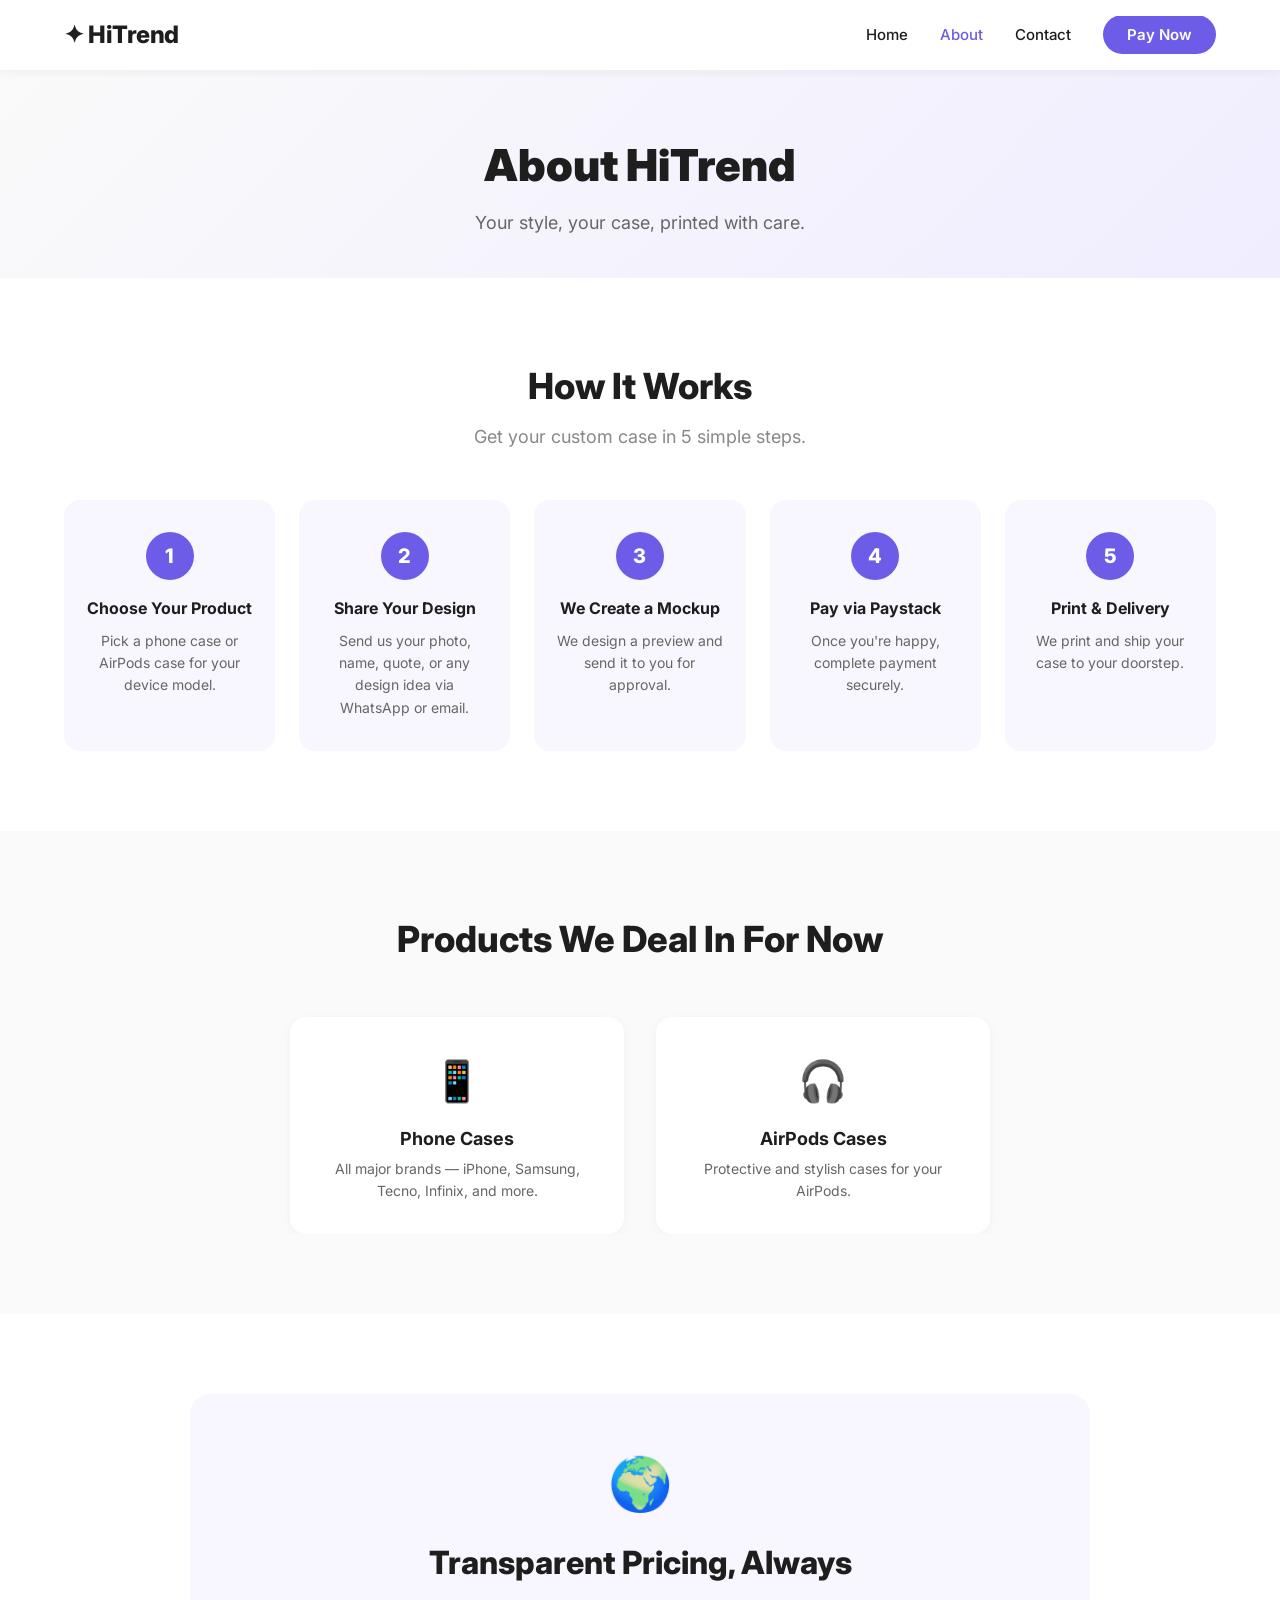
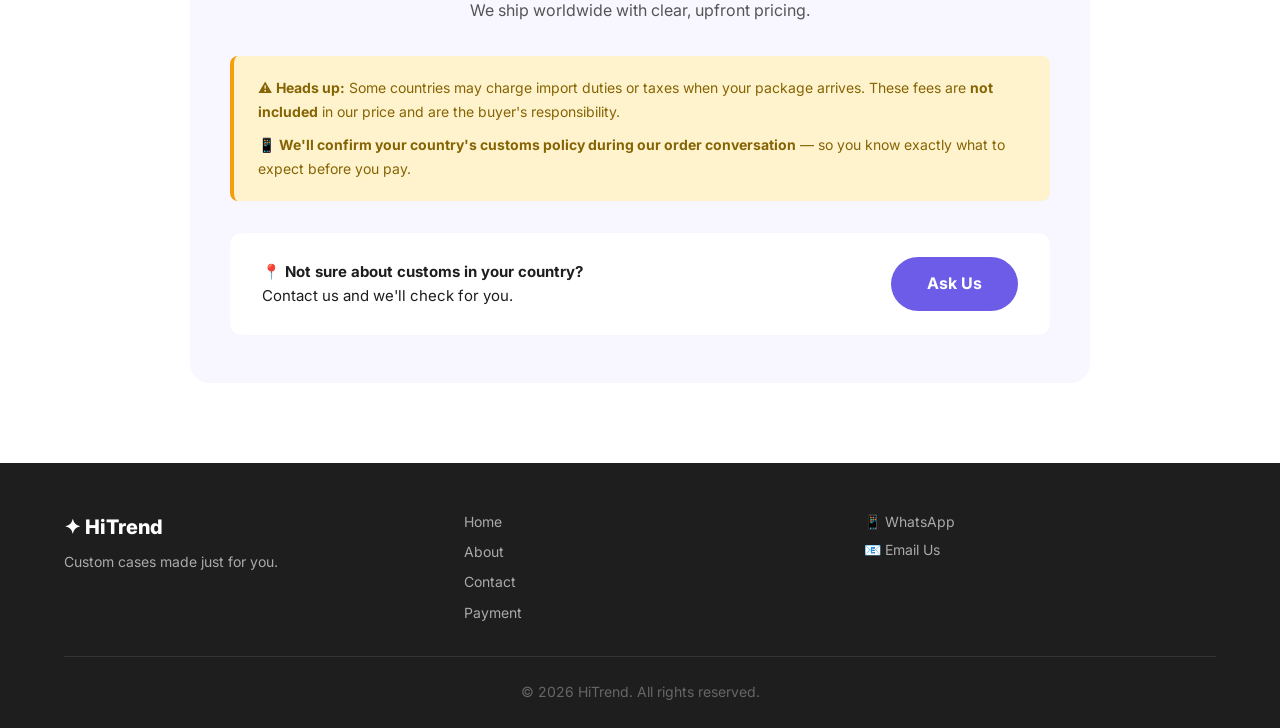
<file: HiTrend/about.html>
<!DOCTYPE html>
<html lang="en">
<head>
    <meta charset="UTF-8" />
    <meta name="viewport" content="width=device-width, initial-scale=1.0" />
    <title>About — HiTrend</title>
    <link rel="icon" type="image/svg+xml" href="data:image/svg+xml,<svg xmlns='http://www.w3.org/2000/svg' viewBox='0 0 100 100'><text y='.9em' font-size='90'>✦</text></svg>" />
    <link href="https://fonts.googleapis.com/css2?family=Inter:wght@300;400;600;700;800;900&display=swap" rel="stylesheet" />
    <link rel="stylesheet" href="style.css" />
</head>
<body>
    <!-- Navigation -->
    <nav class="navbar">
        <div class="container">
            <a href="index.html" class="logo">✦ HiTrend</a>
            <ul class="nav-links">
                <li><a href="index.html">Home</a></li>
                <li><a href="about.html" class="active">About</a></li>
                <li><a href="contact.html">Contact</a></li>
                <li><a href="payment.html" class="btn-nav">Pay Now</a></li>
            </ul>
            <div class="hamburger" id="hamburger">☰</div>
        </div>
    </nav>

    <!-- Page Header -->
    <section class="page-header">
        <div class="container">
            <h1>About HiTrend</h1>
            <p>Your style, your case, printed with care.</p>
        </div>
    </section>

    <!-- How It Works -->
    <section class="how-it-works">
        <div class="container">
            <h2>How It Works</h2>
            <p class="section-sub">Get your custom case in 5 simple steps.</p>
            <div class="steps">
                <div class="step">
                    <span class="step-number">1</span>
                    <h3>Choose Your Product</h3>
                    <p>Pick a phone case or AirPods case for your device model.</p>
                </div>
                <div class="step">
                    <span class="step-number">2</span>
                    <h3>Share Your Design</h3>
                    <p>Send us your photo, name, quote, or any design idea via WhatsApp or email.</p>
                </div>
                <div class="step">
                    <span class="step-number">3</span>
                    <h3>We Create a Mockup</h3>
                    <p>We design a preview and send it to you for approval.</p>
                </div>
                <div class="step">
                    <span class="step-number">4</span>
                    <h3>Pay via Paystack</h3>
                    <p>Once you're happy, complete payment securely.</p>
                </div>
                <div class="step">
                    <span class="step-number">5</span>
                    <h3>Print & Delivery</h3>
                    <p>We print and ship your case to your doorstep.</p>
                </div>
            </div>
        </div>
    </section>

    <!-- Products -->
    <section class="products">
        <div class="container">
            <h2>Products We Deal In For Now</h2>
            <div class="product-list">
                <div class="product-item">
                    <span>📱</span>
                    <h3>Phone Cases</h3>
                    <p>All major brands — iPhone, Samsung, Tecno, Infinix, and more.</p>
                </div>
                <div class="product-item">
                    <span>🎧</span>
                    <h3>AirPods Cases</h3>
                    <p>Protective and stylish cases for your AirPods.</p>
                </div>
            </div>
        </div>
    </section>

    <!-- ===== SHIPPING INFO / NO HIDDEN FEES ===== -->
<section class="shipping-info">
    <div class="container">
        <div class="shipping-card">
            <div class="shipping-icon">🌍</div>
            <h2>Transparent Pricing, Always</h2>
            <p class="shipping-sub">We ship worldwide with clear, upfront pricing.</p>

            <div class="shipping-note">
                <p>⚠️ <strong>Heads up:</strong> Some countries may charge import duties or taxes when your package arrives. These fees are <strong>not included</strong> in our price and are the buyer's responsibility.</p>
                <p style="margin-top: 10px; font-size: 14px;">📱 <strong>We'll confirm your country's customs policy during our order conversation</strong> — so you know exactly what to expect before you pay.</p>
            </div>

            <div class="shipping-cta">
                <p>📍 <strong>Not sure about customs in your country?</strong> <br />Contact us and we'll check for you.</p>
                <a href="contact.html" class="btn-primary">Ask Us</a>
            </div>
        </div>
    </div>
</section>

    <!-- Footer -->
    <footer class="footer">
        <div class="container">
            <div class="footer-content">
                <div class="footer-brand">
                    <h3>✦ HiTrend</h3>
                    <p>Custom cases made just for you.</p>
                </div>
                <div class="footer-links">
                    <a href="index.html">Home</a>
                    <a href="about.html">About</a>
                    <a href="contact.html">Contact</a>
                    <a href="payment.html">Payment</a>
                </div>
                <div class="footer-contact">
                    <p>📱 <a href="https://wa.me/233534213402" target="_blank">WhatsApp</a></p>
                    <p>📧 <a href="mailto:mybizRR@gmail.com">Email Us</a></p>
                </div>
            </div>
            <div class="footer-bottom">
                <p>&copy; 2026 HiTrend. All rights reserved.</p>
            </div>
        </div>
    </footer>

    <script src="script.js"></script>
</body>
</html>
</file>
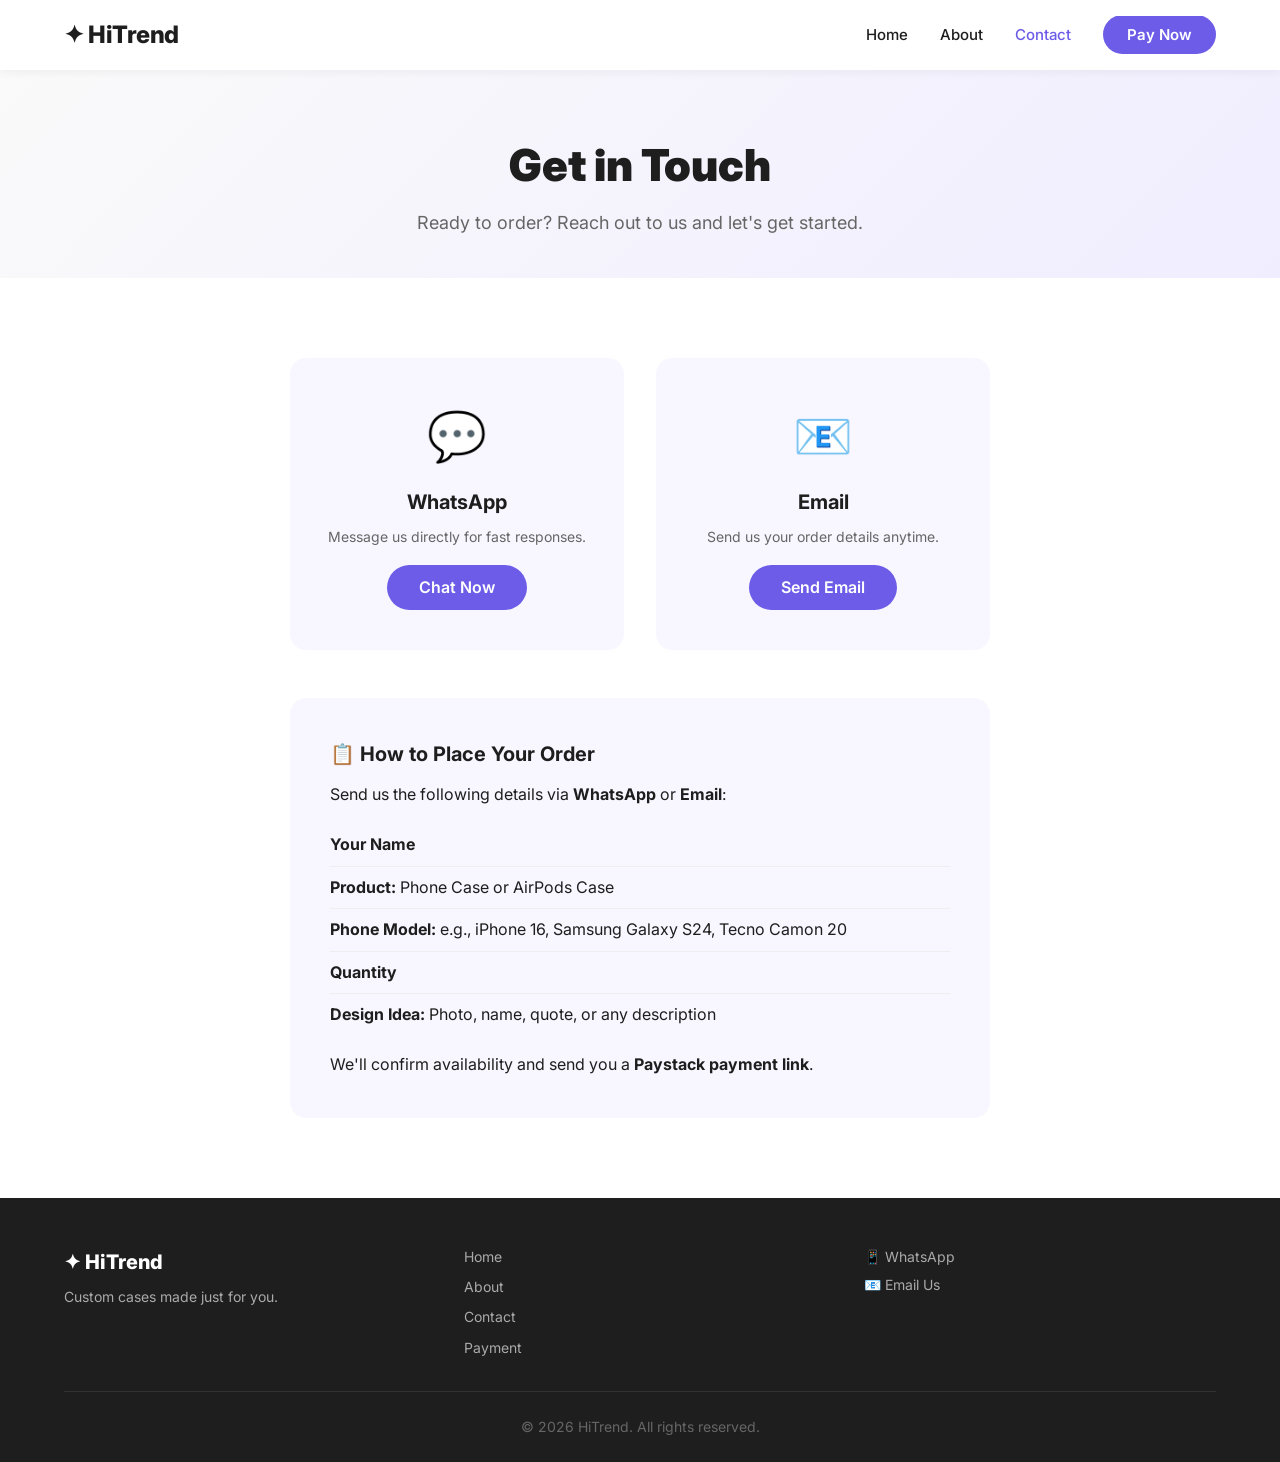
<file: HiTrend/contact.html>
<!DOCTYPE html>
<html lang="en">
<head>
    <meta charset="UTF-8" />
    <meta name="viewport" content="width=device-width, initial-scale=1.0" />
    <title>Contact — HiTrend</title>
    <link rel="icon" type="image/svg+xml" href="data:image/svg+xml,<svg xmlns='http://www.w3.org/2000/svg' viewBox='0 0 100 100'><text y='.9em' font-size='90'>✦</text></svg>" />
    <link href="https://fonts.googleapis.com/css2?family=Inter:wght@300;400;600;700;800;900&display=swap" rel="stylesheet" />
    <link rel="stylesheet" href="style.css" />
</head>
<body>
    <!-- Navigation -->
    <nav class="navbar">
        <div class="container">
            <a href="index.html" class="logo">✦ HiTrend</a>
            <ul class="nav-links">
                <li><a href="index.html">Home</a></li>
                <li><a href="about.html">About</a></li>
                <li><a href="contact.html" class="active">Contact</a></li>
                <li><a href="payment.html" class="btn-nav">Pay Now</a></li>
            </ul>
            <div class="hamburger" id="hamburger">☰</div>
        </div>
    </nav>

    <!-- Page Header -->
    <section class="page-header">
        <div class="container">
            <h1>Get in Touch</h1>
            <p>Ready to order? Reach out to us and let's get started.</p>
        </div>
    </section>

    <!-- Contact Info -->
    <section class="contact-section">
        <div class="container">
            <div class="contact-grid">
                <div class="contact-card">
                    <div class="contact-icon">💬</div>
                    <h3>WhatsApp</h3>
                    <p>Message us directly for fast responses.</p>
                    <a href="https://wa.me/233534213402" target="_blank" class="btn-contact">Chat Now</a>
                </div>
                <div class="contact-card">
                    <div class="contact-icon">📧</div>
                    <h3>Email</h3>
                    <p>Send us your order details anytime.</p>
                    <a href="mailto:mybizRR@gmail.com" class="btn-contact">Send Email</a>
                </div>
            </div>

            <div class="order-instructions">
                <h3>📋 How to Place Your Order</h3>
                <p>Send us the following details via <strong>WhatsApp</strong> or <strong>Email</strong>:</p>
                <ul>
                    <li><strong>Your Name</strong></li>
                    <li><strong>Product:</strong> Phone Case or AirPods Case</li>
                    <li><strong>Phone Model:</strong> e.g., iPhone 16, Samsung Galaxy S24, Tecno Camon 20</li>
                    <li><strong>Quantity</strong></li>
                    <li><strong>Design Idea:</strong> Photo, name, quote, or any description</li>
                </ul>
                <p>We'll confirm availability and send you a <strong>Paystack payment link</strong>.</p>
            </div>
        </div>
    </section>

    <!-- Footer -->
    <footer class="footer">
        <div class="container">
            <div class="footer-content">
                <div class="footer-brand">
                    <h3>✦ HiTrend</h3>
                    <p>Custom cases made just for you.</p>
                </div>
                <div class="footer-links">
                    <a href="index.html">Home</a>
                    <a href="about.html">About</a>
                    <a href="contact.html">Contact</a>
                    <a href="payment.html">Payment</a>
                </div>
                <div class="footer-contact">
                    <p>📱 <a href="https://wa.me/233534213402" target="_blank">WhatsApp</a></p>
                    <p>📧 <a href="mailto:mybizRR@gmail.com">Email Us</a></p>
                </div>
            </div>
            <div class="footer-bottom">
                <p>&copy; 2026 HiTrend. All rights reserved.</p>
            </div>
        </div>
    </footer>

    <script src="script.js"></script>
</body>
</html>
</file>
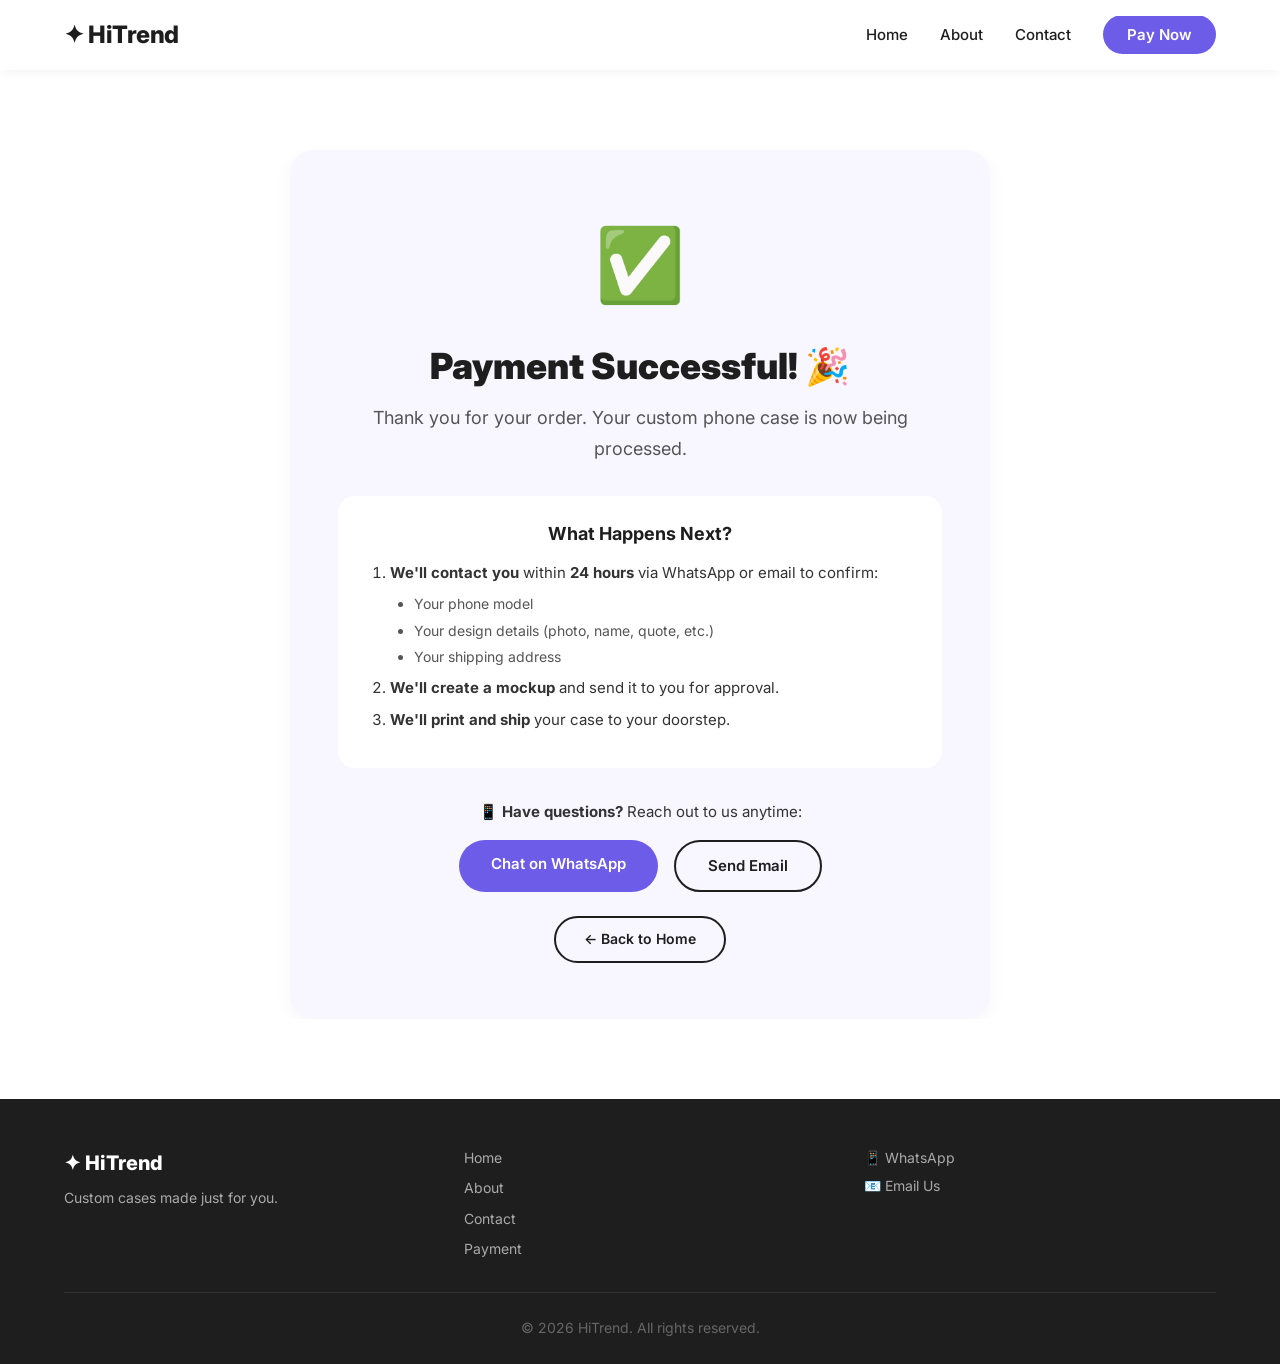
<file: HiTrend/payment-success.html>
<!DOCTYPE html>
<html lang="en">
<head>
    <meta charset="UTF-8" />
    <meta name="viewport" content="width=device-width, initial-scale=1.0" />
    <title>Payment Successful — HiTrend</title>
    <link rel="icon" type="image/svg+xml" href="data:image/svg+xml,<svg xmlns='http://www.w3.org/2000/svg' viewBox='0 0 100 100'><text y='.9em' font-size='90'>✦</text></svg>" />
    <link href="https://fonts.googleapis.com/css2?family=Inter:wght@300;400;600;700;800;900&display=swap" rel="stylesheet" />
    <link rel="stylesheet" href="style.css" />
</head>
<body>
    <!-- Navigation -->
    <nav class="navbar">
        <div class="container">
            <a href="index.html" class="logo">✦ HiTrend</a>
            <ul class="nav-links">
                <li><a href="index.html">Home</a></li>
                <li><a href="about.html">About</a></li>
                <li><a href="contact.html">Contact</a></li>
                <li><a href="payment.html" class="btn-nav">Pay Now</a></li>
            </ul>
            <div class="hamburger" id="hamburger">☰</div>
        </div>
    </nav>

    <!-- Success Section -->
    <section class="success-section">
        <div class="container">
            <div class="success-card">
                <div class="success-icon">✅</div>
                <h1>Payment Successful! 🎉</h1>
                <p class="success-message">Thank you for your order. Your custom phone case is now being processed.</p>
                
                <div class="success-details">
                    <h3>What Happens Next?</h3>
                    <ol>
                        <li><strong>We'll contact you</strong> within <strong>24 hours</strong> via WhatsApp or email to confirm:</li>
                        <ul>
                            <li>Your phone model</li>
                            <li>Your design details (photo, name, quote, etc.)</li>
                            <li>Your shipping address</li>
                        </ul>
                        <li><strong>We'll create a mockup</strong> and send it to you for approval.</li>
                        <li><strong>We'll print and ship</strong> your case to your doorstep.</li>
                    </ol>
                </div>

                <div class="success-contact">
                    <p>📱 <strong>Have questions?</strong> Reach out to us anytime:</p>
                    <div class="success-buttons">
                        <a href="https://wa.me/233534213402" target="_blank" class="btn-primary">Chat on WhatsApp</a>
                        <a href="mailto:mybizRR@gmail.com" class="btn-secondary">Send Email</a>
                    </div>
                </div>

                <div class="success-home">
                    <a href="index.html" class="btn-secondary">← Back to Home</a>
                </div>
            </div>
        </div>
    </section>

    <!-- Footer -->
    <footer class="footer">
        <div class="container">
            <div class="footer-content">
                <div class="footer-brand">
                    <h3>✦ HiTrend</h3>
                    <p>Custom cases made just for you.</p>
                </div>
                <div class="footer-links">
                    <a href="index.html">Home</a>
                    <a href="about.html">About</a>
                    <a href="contact.html">Contact</a>
                    <a href="payment.html">Payment</a>
                </div>
                <div class="footer-contact">
                    <p>📱 <a href="https://wa.me/233534213402" target="_blank">WhatsApp</a></p>
                    <p>📧 <a href="mailto:mybizRR@gmail.com">Email Us</a></p>
                </div>
            </div>
            <div class="footer-bottom">
                <p>&copy; 2026 HiTrend. All rights reserved.</p>
            </div>
        </div>
    </footer>

    <script src="script.js"></script>
</body>
</html>
</file>
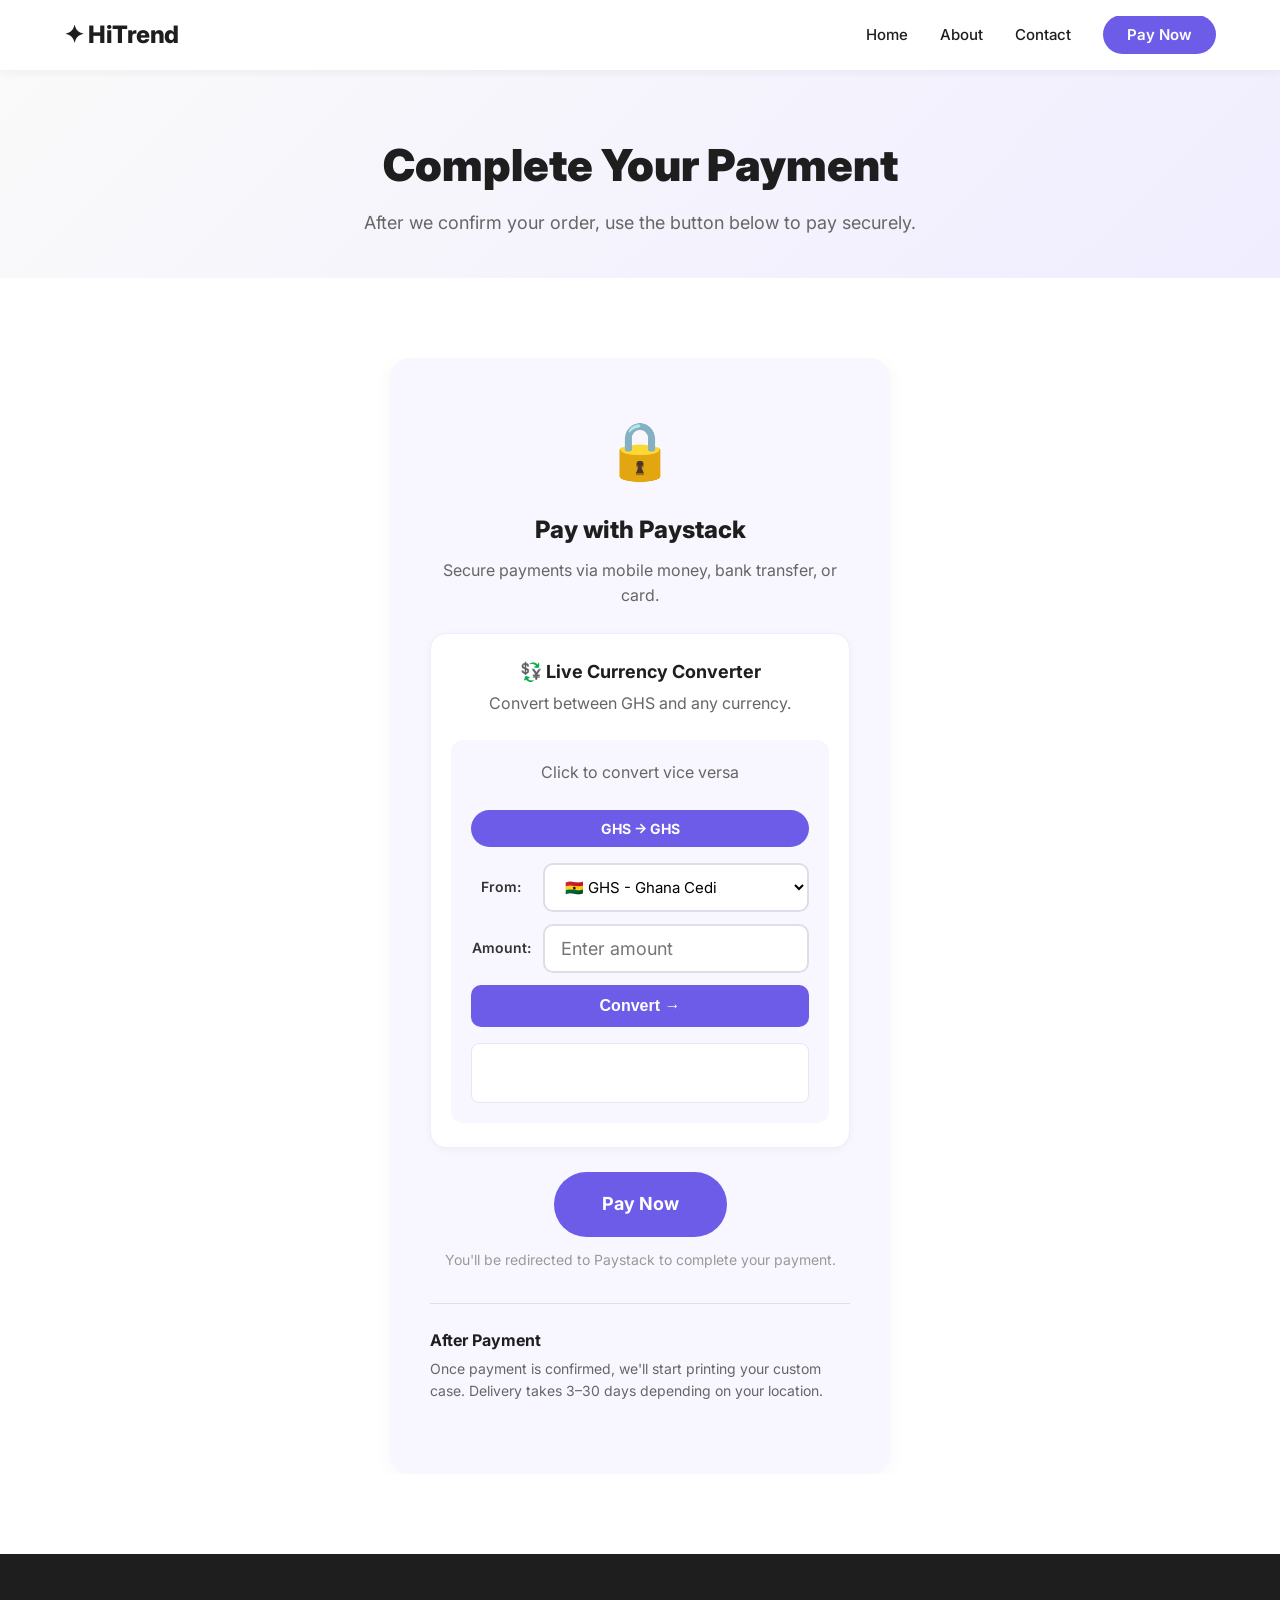
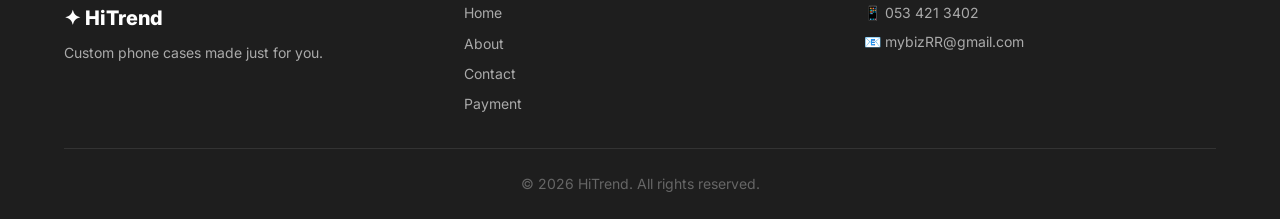
<file: HiTrend/payment.html>
<!DOCTYPE html>
<html lang="en">
<head>
    <meta charset="UTF-8" />
    <meta name="viewport" content="width=device-width, initial-scale=1.0" />

    <!-- ===== BROWSER TAB TITLE ===== -->
    <title>✦ HiTrend — Payment</title>

    <!-- ===== DESCRIPTION ===== -->
    <meta name="description" content="Complete your payment securely with Paystack. Pay for your custom phone case from HiTrend." />

    <!-- ===== BROWSER TAB ICON — Spark ✦ ===== -->
    <link rel="icon" type="image/svg+xml" href="data:image/svg+xml,<svg xmlns='http://www.w3.org/2000/svg' viewBox='0 0 100 100'><text y='.9em' font-size='90'>✦</text></svg>" />
    <link rel="apple-touch-icon" href="data:image/svg+xml,<svg xmlns='http://www.w3.org/2000/svg' viewBox='0 0 100 100'><text y='.9em' font-size='90'>✦</text></svg>" />

    <!-- ===== FONTS & STYLES ===== -->
    <link href="https://fonts.googleapis.com/css2?family=Inter:wght@300;400;600;700;800;900&display=swap" rel="stylesheet" />
    <link rel="stylesheet" href="style.css" />
</head>
<body>
    <!-- Navigation -->
    <nav class="navbar">
        <div class="container">
            <a href="index.html" class="logo">✦ HiTrend</a>
            <ul class="nav-links">
                <li><a href="index.html">Home</a></li>
                <li><a href="about.html">About</a></li>
                <li><a href="contact.html">Contact</a></li>
                <li><a href="payment.html" class="active btn-nav">Pay Now</a></li>
            </ul>
            <div class="hamburger" id="hamburger">☰</div>
        </div>
    </nav>

    <!-- Page Header -->
    <section class="page-header">
        <div class="container">
            <h1>Complete Your Payment</h1>
            <p>After we confirm your order, use the button below to pay securely.</p>
        </div>
    </section>

    <!-- Payment Section -->
    <section class="payment-section">
        <div class="container">
            <div class="payment-card">
                <div class="payment-icon">🔒</div>
                <h2>Pay with Paystack</h2>
                <p>Secure payments via mobile money, bank transfer, or card.</p>

                <!-- ===== CURRENCY CONVERTER ===== -->
                <div class="currency-widget-wrapper">
                    <h3>💱 Live Currency Converter</h3>
                    <p class="currency-sub">Convert between GHS and any currency. <span id="lastUpdated"></span></p>
                    
                    <div class="converter-box">
                        <!-- Direction Toggle -->
                        <div class="direction-toggle">
                            <p>Click to convert vice versa</p>
                            <button id="directionBtn" class="direction-btn">
                                <span id="directionLabel">GHS → USD</span>
                            </button>
                        </div>

                        <div class="converter-row">
                            <label for="currencySelect">From:</label>
                            <select id="currencySelect" class="currency-select">
                                <option value="USD">🇺🇸 USD - US Dollar</option>
                                <option value="EUR">🇪🇺 EUR - Euro</option>
                                <option value="GBP">🇬🇧 GBP - British Pound</option>
                                <option value="AED">🇦🇪 AED - UAE Dirham</option>
                                <option value="AFN">🇦🇫 AFN - Afghan Afghani</option>
                                <option value="ALL">🇦🇱 ALL - Albanian Lek</option>
                                <option value="AMD">🇦🇲 AMD - Armenian Dram</option>
                                <option value="AOA">🇦🇴 AOA - Angolan Kwanza</option>
                                <option value="ARS">🇦🇷 ARS - Argentine Peso</option>
                                <option value="AUD">🇦🇺 AUD - Australian Dollar</option>
                                <option value="AWG">🇦🇼 AWG - Aruban Florin</option>
                                <option value="AZN">🇦🇿 AZN - Azerbaijani Manat</option>
                                <option value="BAM">🇧🇦 BAM - Bosnia Convertible Mark</option>
                                <option value="BBD">🇧🇧 BBD - Barbadian Dollar</option>
                                <option value="BDT">🇧🇩 BDT - Bangladeshi Taka</option>
                                <option value="BGN">🇧🇬 BGN - Bulgarian Lev</option>
                                <option value="BHD">🇧🇭 BHD - Bahraini Dinar</option>
                                <option value="BIF">🇧🇮 BIF - Burundian Franc</option>
                                <option value="BMD">🇧🇲 BMD - Bermudian Dollar</option>
                                <option value="BND">🇧🇳 BND - Brunei Dollar</option>
                                <option value="BOB">🇧🇴 BOB - Bolivian Boliviano</option>
                                <option value="BRL">🇧🇷 BRL - Brazilian Real</option>
                                <option value="BSD">🇧🇸 BSD - Bahamian Dollar</option>
                                <option value="BTN">🇧🇹 BTN - Bhutanese Ngultrum</option>
                                <option value="BWP">🇧🇼 BWP - Botswana Pula</option>
                                <option value="BYN">🇧🇾 BYN - Belarusian Ruble</option>
                                <option value="BZD">🇧🇿 BZD - Belize Dollar</option>
                                <option value="CAD">🇨🇦 CAD - Canadian Dollar</option>
                                <option value="CDF">🇨🇩 CDF - Congolese Franc</option>
                                <option value="CHF">🇨🇭 CHF - Swiss Franc</option>
                                <option value="CLP">🇨🇱 CLP - Chilean Peso</option>
                                <option value="CNY">🇨🇳 CNY - Chinese Yuan</option>
                                <option value="COP">🇨🇴 COP - Colombian Peso</option>
                                <option value="CRC">🇨🇷 CRC - Costa Rican Colon</option>
                                <option value="CVE">🇨🇻 CVE - Cape Verdean Escudo</option>
                                <option value="CZK">🇨🇿 CZK - Czech Koruna</option>
                                <option value="DJF">🇩🇯 DJF - Djiboutian Franc</option>
                                <option value="DKK">🇩🇰 DKK - Danish Krone</option>
                                <option value="DOP">🇩🇴 DOP - Dominican Peso</option>
                                <option value="DZD">🇩🇿 DZD - Algerian Dinar</option>
                                <option value="EGP">🇪🇬 EGP - Egyptian Pound</option>
                                <option value="ERN">🇪🇷 ERN - Eritrean Nakfa</option>
                                <option value="ETB">🇪🇹 ETB - Ethiopian Birr</option>
                                <option value="FJD">🇫🇯 FJD - Fijian Dollar</option>
                                <option value="FKP">🇫🇰 FKP - Falkland Islands Pound</option>
                                <option value="GEL">🇬🇪 GEL - Georgian Lari</option>
                                <option value="GGP">🇬🇬 GGP - Guernsey Pound</option>
                                <option value="GHS" selected>🇬🇭 GHS - Ghana Cedi</option>
                                <option value="GIP">🇬🇮 GIP - Gibraltar Pound</option>
                                <option value="GMD">🇬🇲 GMD - Gambian Dalasi</option>
                                <option value="GNF">🇬🇳 GNF - Guinean Franc</option>
                                <option value="GTQ">🇬🇹 GTQ - Guatemalan Quetzal</option>
                                <option value="GYD">🇬🇾 GYD - Guyanese Dollar</option>
                                <option value="HKD">🇭🇰 HKD - Hong Kong Dollar</option>
                                <option value="HNL">🇭🇳 HNL - Honduran Lempira</option>
                                <option value="HTG">🇭🇹 HTG - Haitian Gourde</option>
                                <option value="HUF">🇭🇺 HUF - Hungarian Forint</option>
                                <option value="IDR">🇮🇩 IDR - Indonesian Rupiah</option>
                                <option value="ILS">🇮🇱 ILS - Israeli Shekel</option>
                                <option value="IMP">🇮🇲 IMP - Isle of Man Pound</option>
                                <option value="INR">🇮🇳 INR - Indian Rupee</option>
                                <option value="IQD">🇮🇶 IQD - Iraqi Dinar</option>
                                <option value="IRR">🇮🇷 IRR - Iranian Rial</option>
                                <option value="ISK">🇮🇸 ISK - Icelandic Krona</option>
                                <option value="JEP">🇯🇪 JEP - Jersey Pound</option>
                                <option value="JMD">🇯🇲 JMD - Jamaican Dollar</option>
                                <option value="JOD">🇯🇴 JOD - Jordanian Dinar</option>
                                <option value="JPY">🇯🇵 JPY - Japanese Yen</option>
                                <option value="KES">🇰🇪 KES - Kenyan Shilling</option>
                                <option value="KGS">🇰🇬 KGS - Kyrgyzstani Som</option>
                                <option value="KHR">🇰🇭 KHR - Cambodian Riel</option>
                                <option value="KMF">🇰🇲 KMF - Comorian Franc</option>
                                <option value="KPW">🇰🇵 KPW - North Korean Won</option>
                                <option value="KRW">🇰🇷 KRW - South Korean Won</option>
                                <option value="KWD">🇰🇼 KWD - Kuwaiti Dinar</option>
                                <option value="KYD">🇰🇾 KYD - Cayman Islands Dollar</option>
                                <option value="KZT">🇰🇿 KZT - Kazakhstani Tenge</option>
                                <option value="LAK">🇱🇦 LAK - Lao Kip</option>
                                <option value="LBP">🇱🇧 LBP - Lebanese Pound</option>
                                <option value="LKR">🇱🇰 LKR - Sri Lankan Rupee</option>
                                <option value="LRD">🇱🇷 LRD - Liberian Dollar</option>
                                <option value="LSL">🇱🇸 LSL - Lesotho Loti</option>
                                <option value="LYD">🇱🇾 LYD - Libyan Dinar</option>
                                <option value="MAD">🇲🇦 MAD - Moroccan Dirham</option>
                                <option value="MDL">🇲🇩 MDL - Moldovan Leu</option>
                                <option value="MGA">🇲🇬 MGA - Malagasy Ariary</option>
                                <option value="MKD">🇲🇰 MKD - Macedonian Denar</option>
                                <option value="MMK">🇲🇲 MMK - Burmese Kyat</option>
                                <option value="MNT">🇲🇳 MNT - Mongolian Togrog</option>
                                <option value="MOP">🇲🇴 MOP - Macanese Pataca</option>
                                <option value="MRU">🇲🇷 MRU - Mauritanian Ouguiya</option>
                                <option value="MUR">🇲🇺 MUR - Mauritius Rupee</option>
                                <option value="MWK">🇲🇼 MWK - Malawian Kwacha</option>
                                <option value="MXN">🇲🇽 MXN - Mexican Peso</option>
                                <option value="MYR">🇲🇾 MYR - Malaysian Ringgit</option>
                                <option value="MZN">🇲🇿 MZN - Mozambican Metical</option>
                                <option value="NAD">🇳🇦 NAD - Namibian Dollar</option>
                                <option value="NGN">🇳🇬 NGN - Nigerian Naira</option>
                                <option value="NIO">🇳🇮 NIO - Nicaraguan Cordoba</option>
                                <option value="NOK">🇳🇴 NOK - Norwegian Krone</option>
                                <option value="NPR">🇳🇵 NPR - Nepalese Rupee</option>
                                <option value="NZD">🇳🇿 NZD - New Zealand Dollar</option>
                                <option value="OMR">🇴🇲 OMR - Rial Omani</option>
                                <option value="PAB">🇵🇦 PAB - Panamanian Balboa</option>
                                <option value="PEN">🇵🇪 PEN - Peruvian Sol</option>
                                <option value="PGK">🇵🇬 PGK - Papua New Guinean Kina</option>
                                <option value="PHP">🇵🇭 PHP - Philippine Peso</option>
                                <option value="PKR">🇵🇰 PKR - Pakistani Rupee</option>
                                <option value="PLN">🇵🇱 PLN - Polish Zloty</option>
                                <option value="PYG">🇵🇾 PYG - Paraguayan Guarani</option>
                                <option value="QAR">🇶🇦 QAR - Qatari Rial</option>
                                <option value="RON">🇷🇴 RON - Romanian Leu</option>
                                <option value="RSD">🇷🇸 RSD - Serbian Dinar</option>
                                <option value="RUB">🇷🇺 RUB - Russian Ruble</option>
                                <option value="RWF">🇷🇼 RWF - Rwandan Franc</option>
                                <option value="SAR">🇸🇦 SAR - Saudi Riyal</option>
                                <option value="SBD">🇸🇧 SBD - Solomon Islands Dollar</option>
                                <option value="SCR">🇸🇨 SCR - Seychellois Rupee</option>
                                <option value="SDG">🇸🇩 SDG - Sudanese Pound</option>
                                <option value="SEK">🇸🇪 SEK - Swedish Krona</option>
                                <option value="SGD">🇸🇬 SGD - Singapore Dollar</option>
                                <option value="SHP">🇸🇭 SHP - Saint Helena Pound</option>
                                <option value="SLL">🇸🇱 SLL - Sierra Leonean Leone</option>
                                <option value="SOS">🇸🇴 SOS - Somali Shilling</option>
                                <option value="SRD">🇸🇷 SRD - Surinamese Dollar</option>
                                <option value="SYP">🇸🇾 SYP - Syrian Pound</option>
                                <option value="SZL">🇸🇿 SZL - Eswatini Lilangeni</option>
                                <option value="THB">🇹🇭 THB - Thai Baht</option>
                                <option value="TJS">🇹🇯 TJS - Tajikistani Somoni</option>
                                <option value="TMT">🇹🇲 TMT - Turkmenistan Manat</option>
                                <option value="TND">🇹🇳 TND - Tunisian Dinar</option>
                                <option value="TOP">🇹🇴 TOP - Tongan Pa'anga</option>
                                <option value="TRY">🇹🇷 TRY - Turkish Lira</option>
                                <option value="TTD">🇹🇹 TTD - Trinidad and Tobago Dollar</option>
                                <option value="TWD">🇹🇼 TWD - New Taiwan Dollar</option>
                                <option value="TZS">🇹🇿 TZS - Tanzanian Shilling</option>
                                <option value="UAH">🇺🇦 UAH - Ukrainian Hryvnia</option>
                                <option value="UGX">🇺🇬 UGX - Ugandan Shilling</option>
                                <option value="UYU">🇺🇾 UYU - Uruguayan Peso</option>
                                <option value="UZS">🇺🇿 UZS - Uzbekistani Som</option>
                                <option value="VES">🇻🇪 VES - Venezuelan Bolivar</option>
                                <option value="VND">🇻🇳 VND - Vietnamese Dong</option>
                                <option value="VUV">🇻🇺 VUV - Vanuatu Vatu</option>
                                <option value="WST">🇼🇸 WST - Samoan Tala</option>
                                <option value="XAF">🇨🇲 XAF - Central African CFA Franc</option>
                                <option value="XCD">🇦🇬 XCD - East Caribbean Dollar</option>
                                <option value="XOF">🇧🇯 XOF - West African CFA Franc</option>
                                <option value="XPF">🇵🇫 XPF - CFP Franc</option>
                                <option value="YER">🇾🇪 YER - Yemeni Rial</option>
                                <option value="ZAR">🇿🇦 ZAR - South African Rand</option>
                                <option value="ZMW">🇿🇲 ZMW - Zambian Kwacha</option>
                            </select>
                        </div>

                        <div class="converter-row">
                            <label for="amountInput">Amount:</label>
                            <input type="number" id="amountInput" placeholder="Enter amount" min="0" step="0.01" />
                        </div>

                        <button id="convertBtn" class="btn-convert">Convert →</button>
                        <div id="conversionResult" class="conversion-result"></div>
                    </div>
                </div>

                <a href="#" class="btn-primary btn-large" id="paystackBtn" target="_blank">
                    Pay Now
                </a>
                <p class="payment-note">You'll be redirected to Paystack to complete your payment.</p>

                <div class="payment-info">
                    <h3>After Payment</h3>
                    <p>Once payment is confirmed, we'll start printing your custom case. Delivery takes 3–30 days depending on your location.</p>
                </div>
            </div>
        </div>
    </section>

    <!-- Footer -->
    <footer class="footer">
        <div class="container">
            <div class="footer-content">
                <div class="footer-brand">
                    <h3>✦ HiTrend</h3>
                    <p>Custom phone cases made just for you.</p>
                </div>
                <div class="footer-links">
                    <a href="index.html">Home</a>
                    <a href="about.html">About</a>
                    <a href="contact.html">Contact</a>
                    <a href="payment.html">Payment</a>
                </div>
                <div class="footer-contact">
                    <p>📱 <a href="https://wa.me/233534213402" target="_blank">053 421 3402</a></p>
                    <p>📧 <a href="mailto:mybizRR@gmail.com">mybizRR@gmail.com</a></p>
                </div>
            </div>
            <div class="footer-bottom">
                <p>&copy; 2026 HiTrend. All rights reserved.</p>
            </div>
        </div>
    </footer>

    <script src="script.js"></script>
</body>
</html>
</file>
<file: HiTrend/style.css>
/* ===== RESET ===== */
* {
    margin: 0;
    padding: 0;
    box-sizing: border-box;
}

html, body {
    max-width: 100%;
    overflow-x: hidden;
    font-family: 'Inter', sans-serif;
    background: #fafafa;
    color: #1e1e1e;
    line-height: 1.6;
}

.container {
    max-width: 1200px;
    margin: 0 auto;
    padding: 0 24px;
    overflow-x: hidden;
}

img, video, iframe {
    max-width: 100%;
    height: auto;
    display: block;
}

/* ===== NAVBAR ===== */
.navbar {
    background: #ffffff;
    padding: 16px 0;
    box-shadow: 0 2px 10px rgba(0,0,0,0.05);
    position: sticky;
    top: 0;
    z-index: 100;
}

.navbar .container {
    display: flex;
    justify-content: space-between;
    align-items: center;
}

.logo {
    font-size: 24px;
    font-weight: 800;
    text-decoration: none;
    color: #1e1e1e;
    letter-spacing: -0.5px;
}

.logo:hover {
    color: #6c5ce7;
}

.nav-links {
    display: flex;
    list-style: none;
    gap: 32px;
    align-items: center;
}

.nav-links a {
    text-decoration: none;
    color: #1e1e1e;
    font-weight: 500;
    font-size: 15px;
    transition: color 0.3s;
}

.nav-links a:hover,
.nav-links a.active {
    color: #6c5ce7;
}

.btn-nav {
    background: #6c5ce7;
    color: #fff !important;
    padding: 10px 24px;
    border-radius: 50px;
    font-weight: 600 !important;
    transition: background 0.3s, transform 0.2s;
}

.btn-nav:hover {
    background: #5a4bd1;
    transform: scale(1.05);
    color: #fff !important;
}

.hamburger {
    display: none;
    font-size: 28px;
    cursor: pointer;
    user-select: none;
}

/* ===== BUTTONS ===== */
.btn-primary {
    display: inline-block;
    background: #6c5ce7;
    color: #fff;
    padding: 14px 36px;
    border-radius: 50px;
    text-decoration: none;
    font-weight: 700;
    font-size: 16px;
    transition: background 0.3s, transform 0.2s;
}

.btn-primary:hover {
    background: #5a4bd1;
    transform: translateY(5px);
}

.btn-secondary {
    display: inline-block;
    background: transparent;
    color: #1e1e1e;
    padding: 14px 36px;
    border-radius: 50px;
    text-decoration: none;
    font-weight: 700;
    font-size: 16px;
    border: 2px solid #1e1e1e;
    transition: background 0.3s, color 0.3s, transform 0.2s;
}

.btn-secondary:hover {
    background: #1e1e1e;
    color: #fff;
    transform: translateY(-5px);
}

.btn-large {
    padding: 18px 48px;
    font-size: 18px;
}

/* ===== HERO ===== */
.hero {
    padding: 80px 0 60px;
    background: linear-gradient(135deg, #fafafa 0%, #f0edff 100%);
}

.hero .container {
    display: grid;
    grid-template-columns: 1fr 1fr;
    gap: 60px;
    align-items: center;
}

.badge {
    display: inline-block;
    background: #6c5ce7;
    color: #fff;
    font-size: 12px;
    font-weight: 600;
    padding: 6px 16px;
    border-radius: 50px;
    text-transform: uppercase;
    letter-spacing: 1px;
    margin-bottom: 16px;
}

.hero h1 {
    font-size: 52px;
    font-weight: 900;
    line-height: 1.1;
    margin-bottom: 16px;
}

.hero h1 span {
    color: #6c5ce7;
}

.hero p {
    font-size: 18px;
    color: #666;
    margin-bottom: 32px;
    max-width: 500px;
}

.hero-buttons {
    display: flex;
    gap: 16px;
    flex-wrap: wrap;
    padding: 36px;
}

.floating-case {
    font-size: 120px;
    text-align: center;
    animation: float 3s ease-in-out infinite;
}

@keyframes float {
    0%, 100% { transform: translateY(0px); }
    50% { transform: translateY(-20px); }
}

/* ===== FEATURES ===== */
.features {
    padding: 80px 0;
    background: #fff;
}

.features h2 {
    font-size: 36px;
    font-weight: 800;
    text-align: center;
    margin-bottom: 8px;
}

.section-sub {
    text-align: center;
    color: #888;
    font-size: 18px;
    margin-bottom: 48px;
}

.features-grid {
    display: grid;
    grid-template-columns: repeat(4, 1fr);
    gap: 32px;
}

.feature-card {
    background: #f8f7ff;
    padding: 32px 24px;
    border-radius: 16px;
    text-align: center;
    transition: transform 0.3s, box-shadow 0.3s;
}

.feature-card:hover {
    transform: translateY(-8px);
    box-shadow: 0 12px 40px rgba(108, 92, 231, 0.1);
}

.feature-icon {
    font-size: 40px;
    margin-bottom: 12px;
}

.feature-card h3 {
    font-size: 18px;
    font-weight: 700;
    margin-bottom: 8px;
}

.feature-card p {
    color: #666;
    font-size: 14px;
}

/* ===== CTA ===== */
.cta {
    padding: 80px 0;
    background: linear-gradient(135deg, #6c5ce7, #5a4bd1);
    text-align: center;
    color: #fff;
}

.cta h2 {
    font-size: 36px;
    font-weight: 800;
    margin-bottom: 12px;
}

.cta p {
    font-size: 18px;
    margin-bottom: 32px;
    opacity: 0.9;
}

.cta .btn-primary {
    background: #fff;
    color: #6c5ce7;
}

.cta .btn-primary:hover {
    background: #f0edff;
    transform: scale(1.01);
}

/* ===== PAGE HEADER ===== */
.page-header {
    padding: 60px 0 40px;
    background: linear-gradient(135deg, #fafafa 0%, #f0edff 100%);
    text-align: center;
}

.page-header h1 {
    font-size: 44px;
    font-weight: 900;
}

.page-header p {
    color: #666;
    font-size: 18px;
    margin-top: 8px;
}

/* ===== ABOUT / STEPS ===== */
.how-it-works {
    padding: 80px 0;
    background: #fff;
}

.how-it-works h2 {
    font-size: 36px;
    font-weight: 800;
    text-align: center;
    margin-bottom: 8px;
}

.steps {
    display: grid;
    grid-template-columns: repeat(5, 1fr);
    gap: 24px;
    margin-top: 48px;
}

.step {
    background: #f8f7ff;
    padding: 32px 20px;
    border-radius: 16px;
    text-align: center;
    transition: transform 0.3s;
}

.step:hover {
    transform: translateY(-6px);
}

.step-number {
    display: inline-block;
    background: #6c5ce7;
    color: #fff;
    font-size: 20px;
    font-weight: 800;
    width: 48px;
    height: 48px;
    line-height: 48px;
    border-radius: 50%;
    margin-bottom: 16px;
}

.step h3 {
    font-size: 16px;
    font-weight: 700;
    margin-bottom: 8px;
}

.step p {
    color: #666;
    font-size: 14px;
}

/* ===== PRODUCTS ===== */
.products {
    padding: 80px 0;
    background: #fafafa;
}

.products h2 {
    font-size: 36px;
    font-weight: 800;
    text-align: center;
    margin-bottom: 48px;
}

.product-list {
    display: grid;
    grid-template-columns: repeat(2, 1fr);
    gap: 32px;
    max-width: 700px;
    margin: 0 auto;
}

.product-item {
    background: #fff;
    padding: 32px;
    border-radius: 16px;
    text-align: center;
    box-shadow: 0 2px 10px rgba(0,0,0,0.04);
}

.product-item span {
    font-size: 40px;
    display: block;
    margin-bottom: 12px;
}

.product-item h3 {
    font-size: 18px;
    font-weight: 700;
}

.product-item p {
    color: #666;
    font-size: 14px;
    margin-top: 4px;
}

/* ===== CONTACT ===== */
.contact-section {
    padding: 80px 0;
    background: #fff;
}

.contact-grid {
    display: grid;
    grid-template-columns: repeat(2, 1fr);
    gap: 32px;
    max-width: 700px;
    margin: 0 auto 48px;
}

.contact-card {
    background: #f8f7ff;
    padding: 40px 32px;
    border-radius: 16px;
    text-align: center;
    transition: transform 0.3s;
}

.contact-card:hover {
    transform: translateY(-6px);
}

.contact-icon {
    font-size: 48px;
    margin-bottom: 12px;
}

.contact-card h3 {
    font-size: 20px;
    font-weight: 700;
}

.contact-card p {
    color: #666;
    font-size: 14px;
    margin: 8px 0 16px;
}

.btn-contact {
    display: inline-block;
    background: #6c5ce7;
    color: #fff;
    padding: 10px 32px;
    border-radius: 50px;
    text-decoration: none;
    font-weight: 600;
    transition: background 0.3s;
}

.btn-contact:hover {
    background: #5a4bd1;
}

.order-instructions {
    max-width: 700px;
    margin: 0 auto;
    background: #f8f7ff;
    padding: 40px;
    border-radius: 16px;
}

.order-instructions h3 {
    font-size: 20px;
    font-weight: 700;
    margin-bottom: 12px;
}

.order-instructions ul {
    list-style: none;
    padding: 0;
    margin: 16px 0;
}

.order-instructions ul li {
    padding: 8px 0;
    border-bottom: 1px solid #eee;
}

.order-instructions ul li:last-child {
    border-bottom: none;
}

/* ===== PAYMENT ===== */
.payment-section {
    padding: 80px 0;
    background: #fff;
}

.payment-card {
    max-width: 500px;
    margin: 0 auto;
    background: #f8f7ff;
    padding: 48px 40px;
    border-radius: 20px;
    text-align: center;
    box-shadow: 0 4px 20px rgba(0,0,0,0.04);
}

.payment-icon {
    font-size: 56px;
    margin-bottom: 16px;
}

.payment-card h2 {
    font-size: 24px;
    font-weight: 800;
    margin-bottom: 8px;
}

.payment-card p {
    color: #666;
    font-size: 16px;
    margin-bottom: 24px;
}

.payment-note {
    font-size: 14px !important;
    color: #999 !important;
    margin-top: 12px;
}

.payment-info {
    margin-top: 32px;
    padding-top: 24px;
    border-top: 1px solid #e0e0e0;
    text-align: left;
}

.payment-info h3 {
    font-size: 16px;
    font-weight: 700;
    margin-bottom: 4px;
}

.payment-info p {
    font-size: 14px;
    color: #666;
}

/* ===== CURRENCY WIDGET ===== */
.currency-widget-wrapper {
    background: #fff;
    padding: 20px 16px;
    border-radius: 12px;
    margin-bottom: 24px;
    box-shadow: 0 2px 8px rgba(0,0,0,0.04);
}

.currency-widget-wrapper h3 {
    font-size: 16px;
    font-weight: 700;
    margin-bottom: 4px;
}

.currency-sub {
    font-size: 13px;
    color: #888;
    margin-bottom: 12px;
}

/* Style the AllRatesToday widget */
.art-currency-widget {
    background: #f8f7ff !important;
    padding: 12px !important;
    border-radius: 8px !important;
    border: 1px solid #e8e5f0 !important;
}

.art-currency-widget select,
.art-currency-widget input {
    background: #fff !important;
    border: 1px solid #ddd !important;
    border-radius: 6px !important;
    padding: 8px !important;
    font-size: 14px !important;
    font-family: 'Inter', sans-serif !important;
}

.art-currency-widget .art-convert-btn {
    background: #6c5ce7 !important;
    color: #fff !important;
    border: none !important;
    border-radius: 6px !important;
    padding: 8px 16px !important;
    font-weight: 600 !important;
    cursor: pointer !important;
}

.art-currency-widget .art-convert-btn:hover {
    background: #5a4bd1 !important;
}

/* ===== DIRECTION TOGGLE BUTTON ===== */
.direction-toggle {
    display: flex;
    justify-content: center;
    margin-bottom: 16px;
    flex-direction: column;
}

.direction-btn {
    background: #6c5ce7;
    color: #fff;
    border: none;
    padding: 10px 28px;
    border-radius: 50px;
    font-size: 14px;
    font-weight: 700;
    cursor: pointer;
    transition: background 0.3s, transform 0.2s;
    font-family: 'Inter', sans-serif;
}

.direction-btn:hover {
    transform: scale(1.03);
}

.direction-btn:active {
    transform: scale(0.97);
}

/* ===== CURRENCY CONVERTER ===== */
.currency-widget-wrapper {
    background: #fff;
    padding: 24px 20px;
    border-radius: 16px;
    margin-bottom: 24px;
    box-shadow: 0 2px 8px rgba(0,0,0,0.04);
    border: 1px solid #f0edff;
}

.currency-widget-wrapper h3 {
    font-size: 18px;
    font-weight: 700;
    margin-bottom: 4px;
    color: #1e1e1e;
}

.currency-sub {
    font-size: 14px;
    color: #666;
    margin-bottom: 16px;
}

.currency-sub #lastUpdated {
    color: #999;
    font-size: 12px;
}

.converter-box {
    background: #f8f7ff;
    padding: 20px;
    border-radius: 12px;
}

.converter-row {
    display: flex;
    align-items: center;
    gap: 12px;
    flex-wrap: wrap;
    margin-bottom: 12px;
}

.converter-row label {
    font-size: 14px;
    font-weight: 600;
    color: #333;
    min-width: 60px;
}

.currency-select {
    flex: 1;
    min-width: 180px;
    max-width: 100%;
    padding: 12px 16px;
    border: 2px solid #e0dce8;
    border-radius: 10px;
    font-size: 15px;
    font-family: 'Inter', sans-serif;
    background: #fff;
    transition: border-color 0.3s;
    appearance: auto;
}

.currency-select:focus {
    outline: none;
    border-color: #6c5ce7;
    box-shadow: 0 0 0 4px rgba(108, 92, 231, 0.1);
}

.converter-row input {
    flex: 1;
    min-width: 150px;
    padding: 12px 16px;
    border: 2px solid #e0dce8;
    border-radius: 10px;
    font-size: 18px;
    font-family: 'Inter', sans-serif;
    background: #fff;
    transition: border-color 0.3s;
}

.converter-row input:focus {
    outline: none;
    border-color: #6c5ce7;
    box-shadow: 0 0 0 4px rgba(108, 92, 231, 0.1);
}

.btn-convert {
    background: #6c5ce7;
    color: #fff;
    border: none;
    padding: 12px 32px;
    border-radius: 10px;
    font-size: 16px;
    font-weight: 700;
    cursor: pointer;
    transition: background 0.3s, transform 0.2s;
    width: 100%;
}

.btn-convert:hover {
    background: #5a4bd1;
    transform: scale(1.02);
}

.btn-convert:active {
    transform: scale(0.97);
}

.btn-convert:disabled {
    background: #aaa;
    cursor: not-allowed;
    transform: none;
}

.conversion-result {
    margin-top: 16px;
    text-align: center;
    padding: 16px;
    min-height: 60px;
    color: #1e1e1e;
    background: #fff;
    border-radius: 8px;
    border: 1px solid #e8e5f0;
}

/* ===== RESPONSIVE ===== */
@media (max-width: 480px) {
    .currency-widget-wrapper {
        padding: 16px;
    }

    .converter-row {
        flex-direction: column;
        align-items: stretch;
    }

    .converter-row label {
        min-width: auto;
    }

    .converter-row input,
    .currency-select {
        min-width: auto;
        font-size: 16px;
        padding: 10px 14px;
    }

    .conversion-result {
        font-size: 14px !important;
    }

    .conversion-result strong {
        font-size: 16px !important;
    }

    .btn-convert {
        padding: 10px 24px;
        font-size: 14px;
    }

    .direction-btn {
        font-size: 13px;
        padding: 8px 20px;
    }
}

/* ===== FOOTER ===== */
.footer {
    background: #1e1e1e;
    color: #fff;
    padding: 48px 0 24px;
}

.footer-content {
    display: grid;
    grid-template-columns: 1fr 1fr 1fr;
    gap: 48px;
    margin-bottom: 32px;
}

.footer-brand h3 {
    font-size: 20px;
    font-weight: 800;
    margin-bottom: 8px;
}

.footer-brand p {
    color: #aaa;
    font-size: 14px;
}

.footer-links {
    display: flex;
    flex-direction: column;
    gap: 8px;
}

.footer-links a {
    color: #aaa;
    text-decoration: none;
    font-size: 14px;
    transition: color 0.3s;
}

.footer-links a:hover {
    color: #6c5ce7;
}

.footer-contact p {
    color: #aaa;
    font-size: 14px;
    margin-bottom: 6px;
}

.footer-contact a {
    color: #aaa;
    text-decoration: none;
    transition: color 0.3s;
}

.footer-contact a:hover {
    color: #6c5ce7;
}

.footer-bottom {
    border-top: 1px solid #333;
    padding-top: 24px;
    text-align: center;
    font-size: 14px;
    color: #666;
}

/* ===== GALLERY SECTION ===== */
.gallery-section {
    padding: 80px 0;
    background: #fff;
}

.gallery-section h2 {
    font-size: 36px;
    font-weight: 800;
    text-align: center;
    margin-bottom: 8px;
}

.gallery-grid {
    display: grid;
    grid-template-columns: repeat(3, 1fr);
    gap: 24px;
    margin-top: 48px;
}

.gallery-item {
    background: #f8f7ff;
    border-radius: 16px;
    overflow: hidden;
    text-align: center;
    filter: grayscale(100%);
    transition: transform 0.3s, box-shadow 0.3s, filter 0.3s;
    
}

.gallery-item:hover {
    transform: translateY(-6px);
    box-shadow: 0 8px 30px rgba(108, 92, 231, 0.12);
    filter: grayscale(0%);
}

.gallery-img {
    width: 100%;
    height: 350px;
    object-fit: cover;
    display: block;
    background: #f0edff;
}

.gallery-label {
    padding: 14px 16px;
    font-size: 14px;
    font-weight: 600;
    color: #1e1e1e;
    background: #fff;
}

/* ===== TESTIMONIALS ===== */
.testimonials-section {
    padding: 80px 0;
    background: #fafafa;
}

.testimonials-section h2 {
    font-size: 36px;
    font-weight: 800;
    text-align: center;
    margin-bottom: 8px;
}

.testimonials-grid {
    display: grid;
    grid-template-columns: repeat(2, 1fr);
    gap: 32px;
    margin-top: 48px;
}

.testimonial-card {
    background: #fff;
    padding: 32px;
    border-radius: 16px;
    box-shadow: 0 2px 12px rgba(0,0,0,0.04);
    transition: transform 0.3s;
}

.testimonial-card:hover {
    transform: translateY(-4px);
}

.stars {
    color: #f59e0b;
    font-size: 18px;
    letter-spacing: 2px;
    margin-bottom: 12px;
}

.testimonial-text {
    font-size: 15px;
    line-height: 1.7;
    color: #333;
    margin-bottom: 16px;
    font-style: italic;
}

.testimonial-author {
    display: flex;
    flex-direction: column;
}

.testimonial-author strong {
    font-size: 15px;
    font-weight: 700;
    color: #1e1e1e;
}

.testimonial-author span {
    font-size: 13px;
    color: #999;
}

/* ===== SHIPPING INFO ===== */
.shipping-info {
    padding: 80px 0;
    background: #fff;
}

.shipping-card {
    max-width: 900px;
    margin: 0 auto;
    background: #f8f7ff;
    padding: 48px 40px;
    border-radius: 20px;
    text-align: center;
}

.shipping-icon {
    font-size: 52px;
    margin-bottom: 12px;
}

.shipping-card h2 {
    font-size: 32px;
    font-weight: 800;
    margin-bottom: 8px;
}

.shipping-sub {
    color: #555;
    font-size: 16px;
    max-width: 600px;
    margin: 0 auto 32px;
    line-height: 1.7;
}

.shipping-note {
    background: #fff3cd;
    border-left: 4px solid #f59e0b;
    padding: 20px 24px;
    border-radius: 8px;
    text-align: left;
    margin-bottom: 32px;
}

.shipping-note p {
    font-size: 14px;
    color: #856404;
    margin: 0;
    line-height: 1.7;
}

.shipping-note strong {
    color: #856404;
}

.shipping-cta {
    background: #fff;
    padding: 24px 32px;
    border-radius: 12px;
    display: flex;
    justify-content: space-between;
    align-items: center;
    flex-wrap: wrap;
    gap: 16px;
}

.shipping-cta p {
    font-size: 15px;
    color: #1e1e1e;
    margin: 0;
    text-align: left;
}

.shipping-cta .btn-primary {
    flex-shrink: 0;
}

/* ===== RESPONSIVE ===== */
@media (max-width: 992px) {
    .hero .container {
        grid-template-columns: 1fr;
        text-align: center;
    }
    .hero p {
        margin-left: auto;
        margin-right: auto;
    }
    .hero-buttons {
        justify-content: center;
    }
    .features-grid {
        grid-template-columns: repeat(2, 1fr);
    }
    .steps {
        grid-template-columns: repeat(3, 1fr);
    }
    .footer-content {
        grid-template-columns: 1fr;
        text-align: center;
    }
    .gallery-grid {
        grid-template-columns: repeat(2, 1fr);
    }
}

@media (max-width: 768px) {
    .nav-links {
        display: none;
        flex-direction: column;
        background: #fff;
        padding: 20px;
        position: absolute;
        top: 70px;
        left: 0;
        right: 0;
        box-shadow: 0 4px 20px rgba(0,0,0,0.08);
        gap: 16px;
    }
    .nav-links.open {
        display: flex;
    }
    .hamburger {
        display: block;
    }
    .hero h1 {
        font-size: 32px;
    }
    .floating-case {
        font-size: 80px;
    }
    .features-grid {
        grid-template-columns: 1fr 1fr;
    }
    .steps {
        grid-template-columns: 1fr;
    }
    .product-list {
        grid-template-columns: 1fr;
    }
    .contact-grid {
        grid-template-columns: 1fr;
    }
    .payment-card {
        padding: 32px 20px;
    }
    .btn-large {
        padding: 14px 32px;
        font-size: 16px;
    }
    .gallery-grid {
        grid-template-columns: 1fr 1fr;
        gap: 16px;
    }
    .gallery-img {
        height: 180px;
    }
    .gallery-label {
        font-size: 12px;
        padding: 10px 12px;
    }
    .shipping-card {
        padding: 32px 20px;
    }
    .shipping-card h2 {
        font-size: 26px;
    }
    .shipping-cta {
        flex-direction: column;
        text-align: center;
    }
    .shipping-cta p {
        text-align: center;
    }

    .testimonials-grid {
    display: grid;
    grid-template-columns: repeat(1, 1fr);
    gap: 32px;
    margin-top: 48px;
}

.testimonial-card {
    background: #fff;
    padding: 32px;
    border-radius: 16px;
    box-shadow: 0 2px 12px rgba(0,0,0,0.04);
    transition: transform 0.3s;
}

.testimonial-card:hover {
    transform: translateY(-4px);
}

.stars {
    color: #f59e0b;
    font-size: 17px;
    letter-spacing: 2px;
    margin-bottom: 12px;
}

.testimonial-text {
    font-size: 14px;
    line-height: 1.7;
    color: #333;
    margin-bottom: 16px;
    font-style: italic;
}

.testimonial-author {
    display: flex;
    flex-direction: column;
}

.testimonial-author strong {
    font-size: 15px;
    font-weight: 700;
    color: #1e1e1e;
}

.testimonial-author span {
    font-size: 13px;
    color: #999;
}
}

@media (max-width: 480px) {
    .hero h1 {
        font-size: 28px;
    }
    .features-grid {
        grid-template-columns: 1fr;
    }
    .hero-buttons {
        flex-direction: column;
        align-items: center;
    }
    .hero-buttons a {
        width: 100%;
        text-align: center;
    }
    .gallery-grid {
        grid-template-columns: 1fr 1fr;
        gap: 12px;
    }
    .gallery-img {
        height: 140px;
    }
    .gallery-label {
        font-size: 11px;
        padding: 8px 10px;
    }
    .shipping-note p {
        font-size: 13px;
    }
    .shipping-card h2 {
        font-size: 22px;
    }
}

/* ===== PAYMENT SUCCESS PAGE ===== */
.success-section {
    padding: 80px 0;
    background: #fff;
    min-height: 70vh;
    display: flex;
    align-items: center;
}

.success-card {
    max-width: 700px;
    margin: 0 auto;
    background: #f8f7ff;
    padding: 56px 48px;
    border-radius: 24px;
    text-align: center;
    box-shadow: 0 4px 20px rgba(0,0,0,0.04);
}

.success-icon {
    font-size: 72px;
    margin-bottom: 16px;
}

.success-card h1 {
    font-size: 36px;
    font-weight: 900;
    margin-bottom: 8px;
    color: #1e1e1e;
}

.success-message {
    font-size: 18px;
    color: #555;
    margin-bottom: 32px;
    line-height: 1.7;
}

.success-details {
    background: #fff;
    padding: 24px 32px;
    border-radius: 16px;
    text-align: left;
    margin-bottom: 32px;
}

.success-details h3 {
    font-size: 18px;
    font-weight: 700;
    margin-bottom: 12px;
    text-align: center;
}

.success-details ol {
    padding-left: 20px;
    margin-bottom: 12px;
}

.success-details ol li {
    font-size: 15px;
    color: #333;
    margin-bottom: 8px;
    line-height: 1.6;
}

.success-details ul {
    padding-left: 24px;
    margin-bottom: 8px;
}

.success-details ul li {
    font-size: 14px;
    color: #555;
    margin-bottom: 4px;
    list-style-type: disc;
}

.success-contact {
    margin-bottom: 24px;
}

.success-contact p {
    font-size: 15px;
    color: #333;
    margin-bottom: 16px;
}

.success-buttons {
    display: flex;
    gap: 16px;
    justify-content: center;
    flex-wrap: wrap;
}

.success-buttons .btn-primary {
    background: #6c5ce7;
    color: #fff;
    padding: 12px 32px;
    border-radius: 50px;
    text-decoration: none;
    font-weight: 600;
    font-size: 15px;
    transition: background 0.3s;
}

.success-buttons .btn-primary:hover {
    background: #5a4bd1;
}

.success-buttons .btn-secondary {
    background: transparent;
    color: #1e1e1e;
    padding: 12px 32px;
    border-radius: 50px;
    text-decoration: none;
    font-weight: 600;
    font-size: 15px;
    border: 2px solid #1e1e1e;
    transition: background 0.3s, color 0.3s;
}

.success-buttons .btn-secondary:hover {
    background: #1e1e1e;
    color: #fff;
}

.success-home {
    margin-top: 8px;
}

.success-home .btn-secondary {
    background: transparent;
    color: #1e1e1e;
    padding: 10px 28px;
    border-radius: 50px;
    text-decoration: none;
    font-weight: 600;
    font-size: 14px;
    border: 2px solid #1e1e1e;
    transition: background 0.3s, color 0.3s;
}

.success-home .btn-secondary:hover {
    background: #1e1e1e;
    color: #fff;
}

/* ===== RESPONSIVE ===== */
@media (max-width: 768px) {
    .success-card {
        padding: 32px 24px;
    }

    .success-card h1 {
        font-size: 28px;
    }

    .success-message {
        font-size: 16px;
    }

    .success-details {
        padding: 20px 16px;
    }

    .success-details ol li {
        font-size: 14px;
    }

    .success-buttons {
        flex-direction: column;
        align-items: center;
    }

    .success-buttons .btn-primary,
    .success-buttons .btn-secondary {
        width: 100%;
        text-align: center;
    }
}

@media (max-width: 480px) {
    .success-card {
        padding: 24px 16px;
    }

    .success-card h1 {
        font-size: 24px;
    }

    .success-icon {
        font-size: 56px;
    }

    .success-details h3 {
        font-size: 16px;
    }

    .success-details ol li {
        font-size: 13px;
    }
}
</file>
